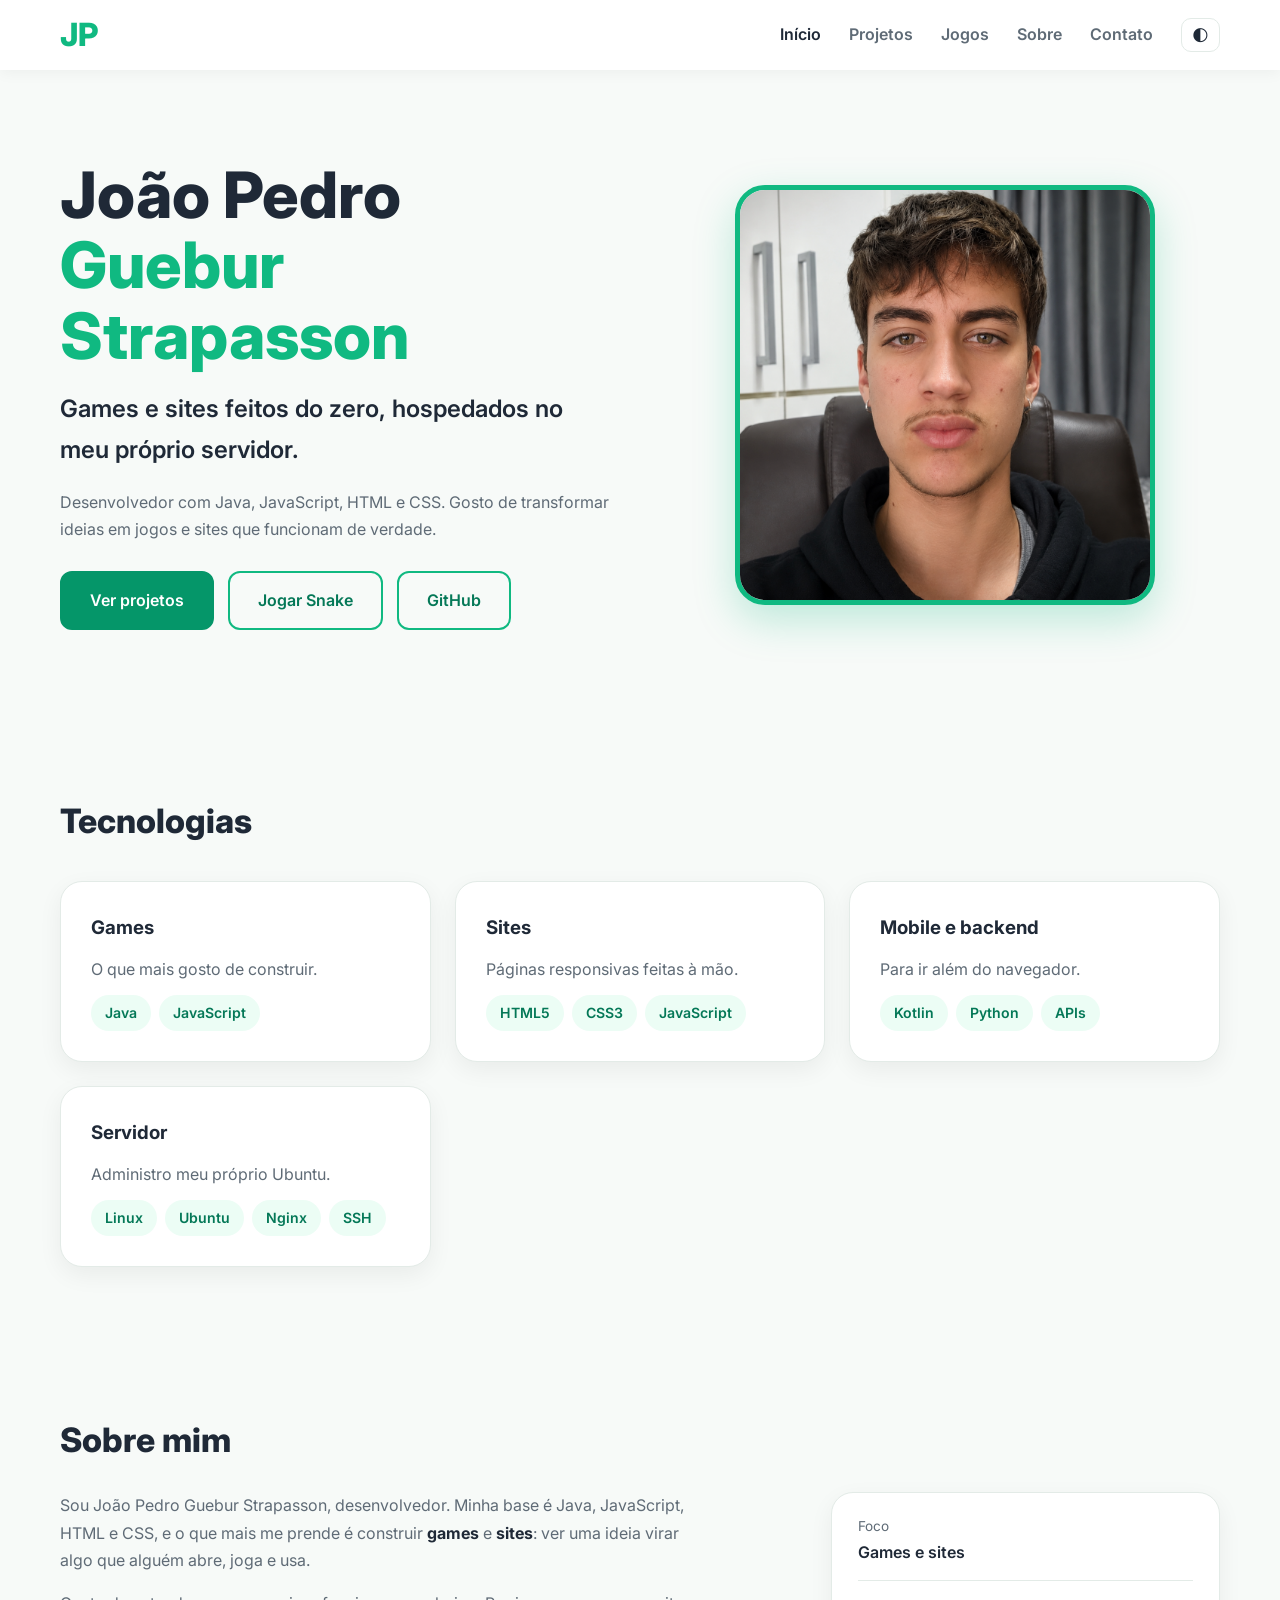
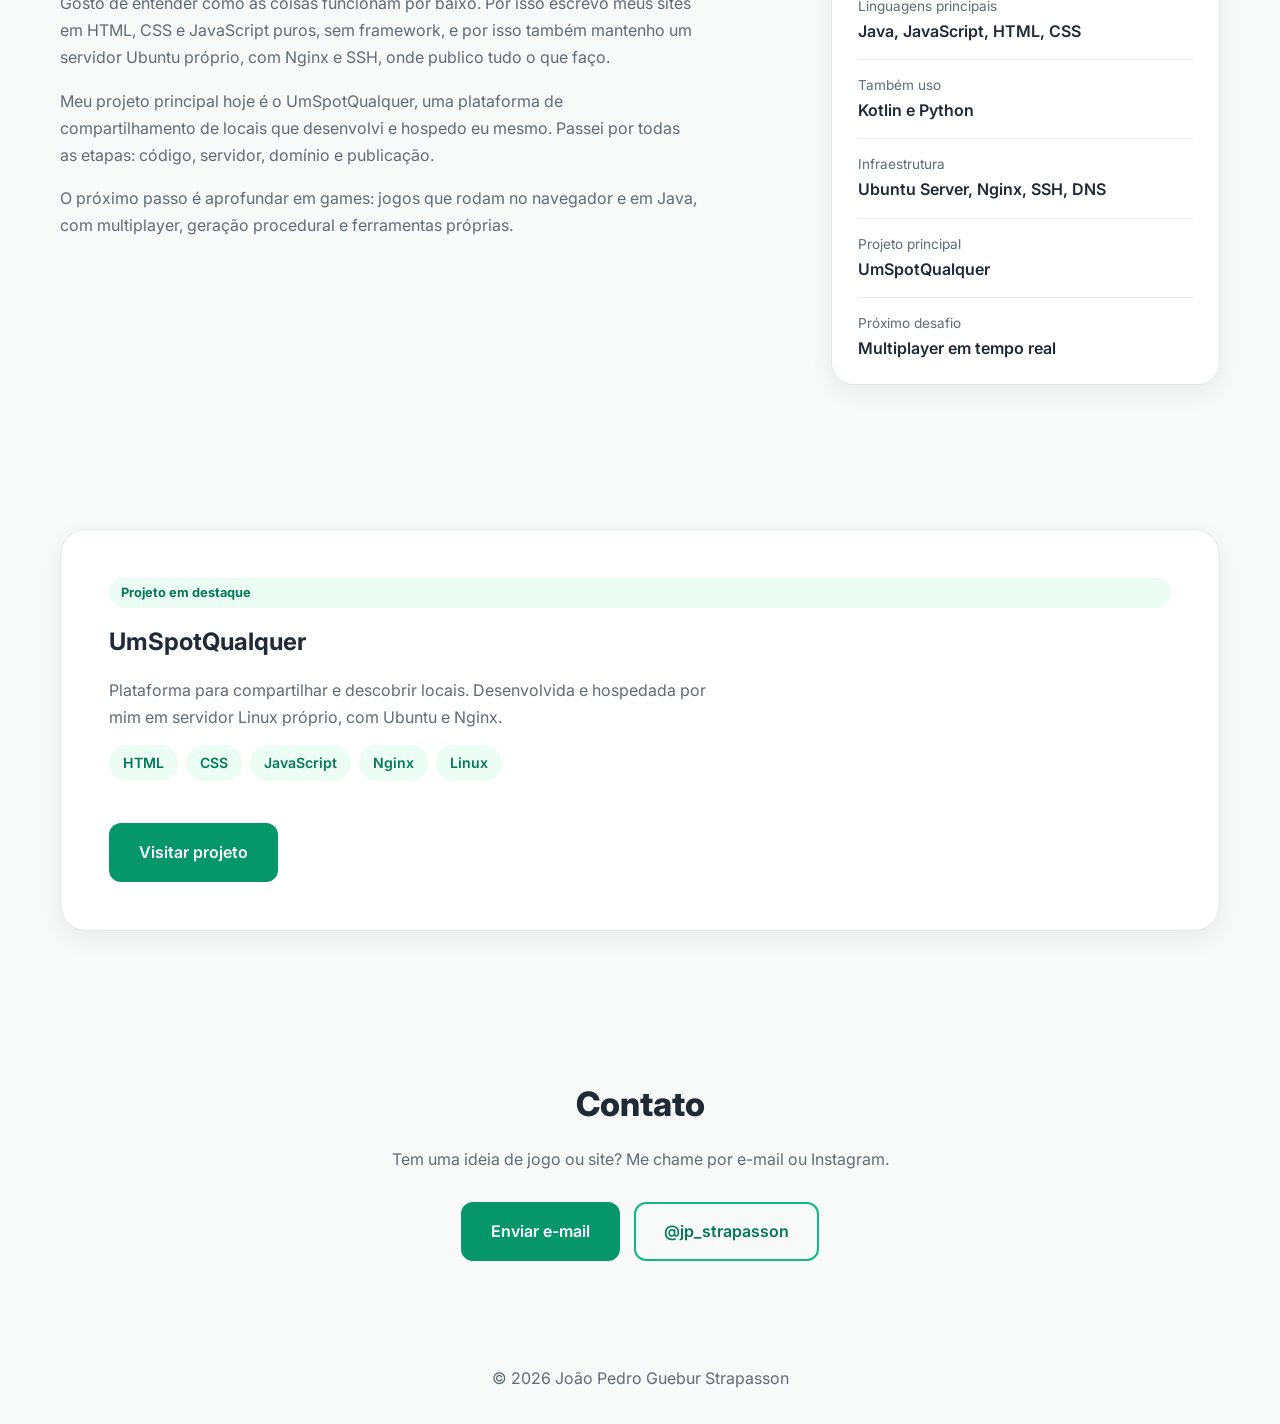
<file: index.html>
<!DOCTYPE html>
<html lang="pt-BR">
<head>
<meta charset="UTF-8">
<meta name="viewport" content="width=device-width, initial-scale=1.0">
<title>João Pedro Strapasson | Games e sites</title>
<meta name="description" content="Portfólio de João Pedro Guebur Strapasson: games, sites e servidor Linux próprio, com Java, JavaScript, HTML e CSS.">
<meta name="theme-color" content="#10b981">
<meta property="og:title" content="João Pedro Strapasson | Games e sites">
<meta property="og:description" content="Portfólio de João Pedro Guebur Strapasson: games, sites e servidor Linux próprio, com Java, JavaScript, HTML e CSS.">
<link rel="icon" href="data:image/svg+xml,%3Csvg xmlns='http://www.w3.org/2000/svg' viewBox='0 0 100 100'%3E%3Crect width='100' height='100' rx='22' fill='%2310b981'/%3E%3Ctext x='50' y='68' font-size='52' font-weight='800' text-anchor='middle' fill='white' font-family='sans-serif'%3EJP%3C/text%3E%3C/svg%3E">
<link rel="preconnect" href="https://fonts.googleapis.com">
<link rel="preconnect" href="https://fonts.gstatic.com" crossorigin>
<link href="https://fonts.googleapis.com/css2?family=Inter:wght@400;500;600;700;800&display=swap" rel="stylesheet">
<script>try{document.documentElement.dataset.theme=localStorage.getItem('theme')||(matchMedia('(prefers-color-scheme: dark)').matches?'dark':'light')}catch(e){}</script>
<link rel="stylesheet" href="style.css">
</head>
<body>

<header class="site-header">
  <div class="container nav-wrap">
    <a class="logo" href="index.html">JP</a>
    <button class="menu-btn" aria-label="Abrir menu" aria-expanded="false" aria-controls="menu">☰</button>
    <nav id="menu"><a href="index.html" aria-current="page">Início</a><a href="projetos.html">Projetos</a><a href="jogos.html">Jogos</a><a href="index.html#sobre">Sobre</a><a href="index.html#contato">Contato</a><button class="theme-btn" aria-label="Alternar tema claro e escuro">🌓</button></nav>
  </div>
</header>

<main>
<section class="hero">
  <div class="container hero-grid">
    <div>
      <h1>João Pedro <span>Guebur Strapasson</span></h1>
      <h2>Games e sites feitos do zero, hospedados no meu próprio servidor.</h2>
      <p>Desenvolvedor com Java, JavaScript, HTML e CSS. Gosto de transformar ideias em jogos e sites que funcionam de verdade.</p>
      <div class="actions">
        <a href="projetos.html" class="btn">Ver projetos</a>
        <a href="jogos.html" class="btn outline">Jogar Snake</a>
        <a href="https://github.com/dev-jpstr" target="_blank" rel="noopener" class="btn outline">GitHub</a>
      </div>
    </div>
    <div class="hero-photo"><img src="assets/profile.jpg" alt="Foto de João Pedro"></div>
  </div>
</section>

<section>
  <div class="container">
    <h2 class="title">Tecnologias</h2>
    <div class="grid">
      <div class="card"><h3>Games</h3><p>O que mais gosto de construir.</p><div class="chips"><span>Java</span><span>JavaScript</span></div></div>
      <div class="card"><h3>Sites</h3><p>Páginas responsivas feitas à mão.</p><div class="chips"><span>HTML5</span><span>CSS3</span><span>JavaScript</span></div></div>
      <div class="card"><h3>Mobile e backend</h3><p>Para ir além do navegador.</p><div class="chips"><span>Kotlin</span><span>Python</span><span>APIs</span></div></div>
      <div class="card"><h3>Servidor</h3><p>Administro meu próprio Ubuntu.</p><div class="chips"><span>Linux</span><span>Ubuntu</span><span>Nginx</span><span>SSH</span></div></div>
    </div>
  </div>
</section>

<section id="sobre">
  <div class="container">
    <h2 class="title">Sobre mim</h2>
    <div class="about-grid">
      <div class="about-text">
        <p>Sou João Pedro Guebur Strapasson, desenvolvedor. Minha base é Java, JavaScript, HTML e CSS, e o que mais me prende é construir <strong>games</strong> e <strong>sites</strong>: ver uma ideia virar algo que alguém abre, joga e usa.</p>
        <p>Gosto de entender como as coisas funcionam por baixo. Por isso escrevo meus sites em HTML, CSS e JavaScript puros, sem framework, e por isso também mantenho um servidor Ubuntu próprio, com Nginx e SSH, onde publico tudo o que faço.</p>
        <p>Meu projeto principal hoje é o UmSpotQualquer, uma plataforma de compartilhamento de locais que desenvolvi e hospedo eu mesmo. Passei por todas as etapas: código, servidor, domínio e publicação.</p>
        <p>O próximo passo é aprofundar em games: jogos que rodam no navegador e em Java, com multiplayer, geração procedural e ferramentas próprias.</p>
      </div>
      <dl class="facts">
        <div><dt>Foco</dt><dd>Games e sites</dd></div>
        <div><dt>Linguagens principais</dt><dd>Java, JavaScript, HTML, CSS</dd></div>
        <div><dt>Também uso</dt><dd>Kotlin e Python</dd></div>
        <div><dt>Infraestrutura</dt><dd>Ubuntu Server, Nginx, SSH, DNS</dd></div>
        <div><dt>Projeto principal</dt><dd>UmSpotQualquer</dd></div>
        <div><dt>Próximo desafio</dt><dd>Multiplayer em tempo real</dd></div>
      </dl>
    </div>
  </div>
</section>

<section>
  <div class="container">
    <div class="feature">
      <span class="badge">Projeto em destaque</span>
      <h2>UmSpotQualquer</h2>
      <p>Plataforma para compartilhar e descobrir locais. Desenvolvida e hospedada por mim em servidor Linux próprio, com Ubuntu e Nginx.</p>
      <div class="chips"><span>HTML</span><span>CSS</span><span>JavaScript</span><span>Nginx</span><span>Linux</span></div>
      <div class="actions"><a href="https://umspotqualquer.shop:4040" target="_blank" rel="noopener" class="btn">Visitar projeto</a></div>
    </div>
  </div>
</section>

<section id="contato" class="contact">
  <div class="container">
    <h2 class="title">Contato</h2>
    <p class="lead">Tem uma ideia de jogo ou site? Me chame por e-mail ou Instagram.</p>
    <div class="actions">
      <a href="mailto:jpstrapasson10@gmail.com" class="btn">Enviar e-mail</a>
      <a href="https://instagram.com/jp_strapasson" target="_blank" rel="noopener" class="btn outline">@jp_strapasson</a>
    </div>
  </div>
</section>
</main>

<footer><p>© 2026 João Pedro Guebur Strapasson</p></footer>
<script src="script.js"></script>
</body>
</html>
</file>
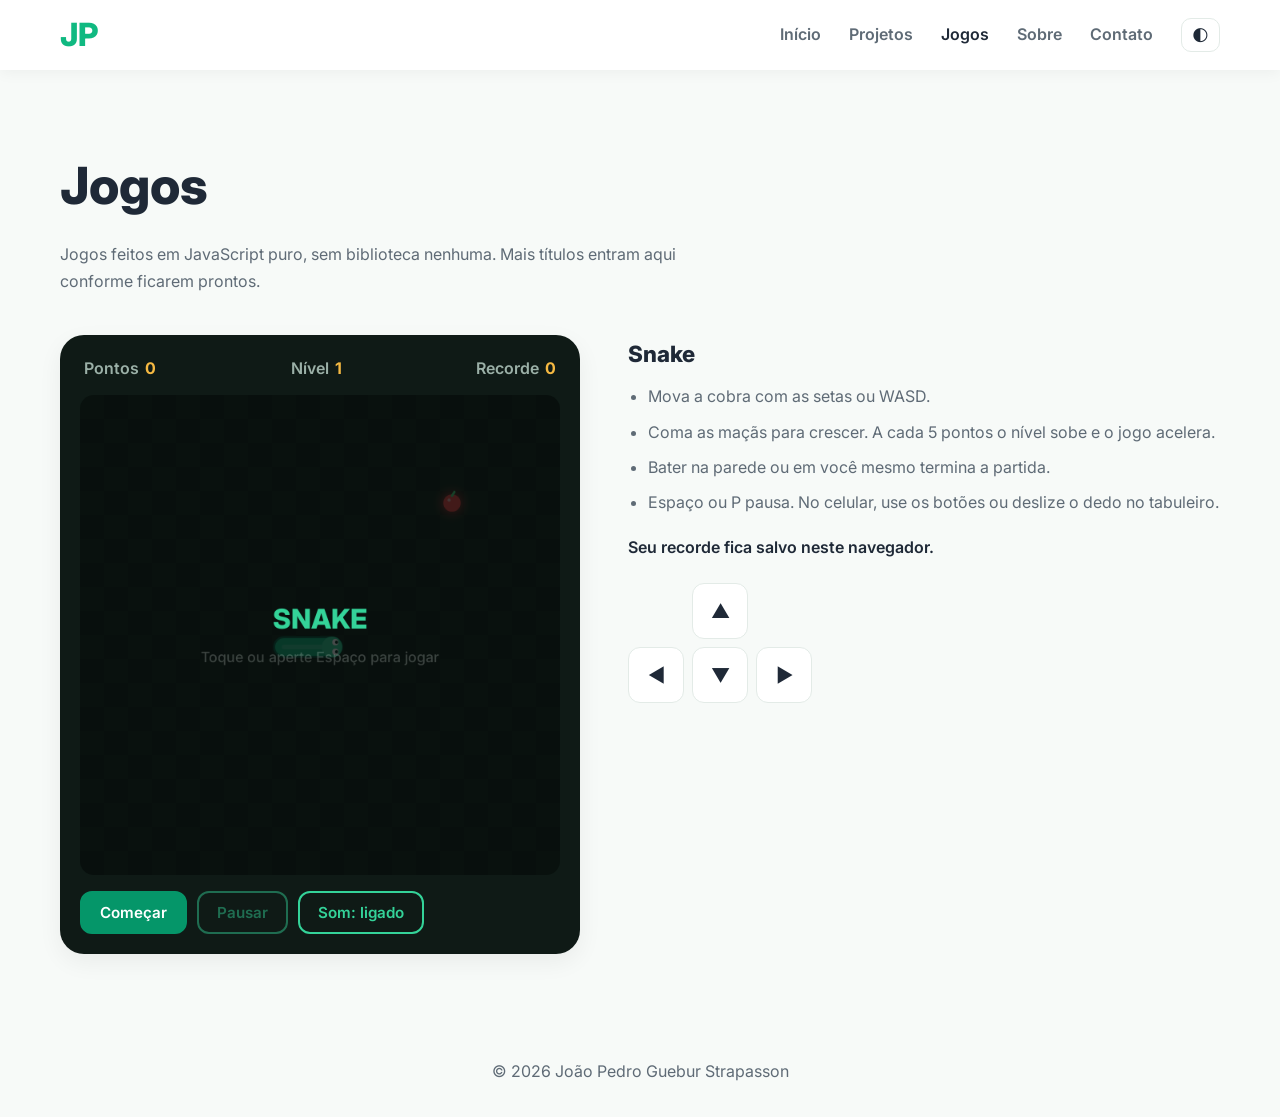
<file: jogos.html>
<!DOCTYPE html>
<html lang="pt-BR">
<head>
<meta charset="UTF-8">
<meta name="viewport" content="width=device-width, initial-scale=1.0">
<title>Jogos | João Pedro Strapasson</title>
<meta name="description" content="Jogue Snake, feito em JavaScript puro por João Pedro Strapasson.">
<meta name="theme-color" content="#10b981">
<meta property="og:title" content="Jogos | João Pedro Strapasson">
<meta property="og:description" content="Jogue Snake, feito em JavaScript puro por João Pedro Strapasson.">
<link rel="icon" href="data:image/svg+xml,%3Csvg xmlns='http://www.w3.org/2000/svg' viewBox='0 0 100 100'%3E%3Crect width='100' height='100' rx='22' fill='%2310b981'/%3E%3Ctext x='50' y='68' font-size='52' font-weight='800' text-anchor='middle' fill='white' font-family='sans-serif'%3EJP%3C/text%3E%3C/svg%3E">
<link rel="preconnect" href="https://fonts.googleapis.com">
<link rel="preconnect" href="https://fonts.gstatic.com" crossorigin>
<link href="https://fonts.googleapis.com/css2?family=Inter:wght@400;500;600;700;800&display=swap" rel="stylesheet">
<script>try{document.documentElement.dataset.theme=localStorage.getItem('theme')||(matchMedia('(prefers-color-scheme: dark)').matches?'dark':'light')}catch(e){}</script>
<link rel="stylesheet" href="style.css">
</head>
<body>

<header class="site-header">
  <div class="container nav-wrap">
    <a class="logo" href="index.html">JP</a>
    <button class="menu-btn" aria-label="Abrir menu" aria-expanded="false" aria-controls="menu">☰</button>
    <nav id="menu"><a href="index.html">Início</a><a href="projetos.html">Projetos</a><a href="jogos.html" aria-current="page">Jogos</a><a href="index.html#sobre">Sobre</a><a href="index.html#contato">Contato</a><button class="theme-btn" aria-label="Alternar tema claro e escuro">🌓</button></nav>
  </div>
</header>

<main>
<section class="page-hero">
  <div class="container">
    <h1>Jogos</h1>
    <p class="lead">Jogos feitos em JavaScript puro, sem biblioteca nenhuma. Mais títulos entram aqui conforme ficarem prontos.</p>
  </div>
</section>
<section style="padding-top:24px">
  <div class="container game-wrap">
    <div class="game-card">
      <div class="score-row">
        <span>Pontos<b id="score">0</b></span>
        <span>Nível<b id="level">1</b></span>
        <span>Recorde<b id="best">0</b></span>
      </div>
      <canvas id="snake" width="600" height="600" aria-label="Tabuleiro do jogo Snake"></canvas>
      <div class="game-actions">
        <button class="btn" id="start">Começar</button>
        <button class="btn outline" id="pause">Pausar</button>
        <button class="btn outline" id="sound">Som: ligado</button>
      </div>
    </div>
    <div class="how">
      <h2>Snake</h2>
      <ul>
        <li>Mova a cobra com as setas ou WASD.</li>
        <li>Coma as maçãs para crescer. A cada 5 pontos o nível sobe e o jogo acelera.</li>
        <li>Bater na parede ou em você mesmo termina a partida.</li>
        <li>Espaço ou P pausa. No celular, use os botões ou deslize o dedo no tabuleiro.</li>
      </ul>
      <p id="msg">Seu recorde fica salvo neste navegador.</p>
      <div class="dpad" aria-label="Controles">
        <button class="up" data-dir="up" aria-label="Cima">▲</button>
        <button class="left" data-dir="left" aria-label="Esquerda">◀</button>
        <button class="down" data-dir="down" aria-label="Baixo">▼</button>
        <button class="right" data-dir="right" aria-label="Direita">▶</button>
      </div>
    </div>
  </div>
</section>
</main>

<footer><p>© 2026 João Pedro Guebur Strapasson</p></footer>
<script src="script.js"></script>
<script>
(() => {
  const canvas = document.getElementById("snake");
  if (!canvas) return;
  const ctx = canvas.getContext("2d");
  const $ = (id) => document.getElementById(id);
  const scoreEl = $("score"), levelEl = $("level"), bestEl = $("best");
  const msg = $("msg"), startBtn = $("start"), pauseBtn = $("pause"), soundBtn = $("sound");

  const N = 20, W = canvas.width, S = W / N;
  const DIRS = { up: [0, -1], down: [0, 1], left: [-1, 0], right: [1, 0] };
  const FONT = "'Inter', system-ui, sans-serif";

  let snake, prev, dir, queue, food, score, level, tickMs;
  let state = "ready";           // ready | playing | paused | over
  let lastTick = 0, p = 1, pauseP = 1, shake = 0, flash = 0;
  let particles = [], soundOn = true, best = 0, audio;

  try { best = Number(localStorage.getItem("snakeBest")) || 0; } catch (e) {}
  bestEl.textContent = best;

  const rand = (n) => Math.floor(Math.random() * n);
  const px = (c) => (c + 0.5) * S;

  // ----- som -----
  function beep(freq, dur, type) {
    if (!soundOn) return;
    try {
      audio = audio || new (window.AudioContext || window.webkitAudioContext)();
      const o = audio.createOscillator(), g = audio.createGain();
      o.type = type || "square";
      o.frequency.value = freq;
      g.gain.setValueAtTime(0.05, audio.currentTime);
      g.gain.exponentialRampToValueAtTime(0.0001, audio.currentTime + dur);
      o.connect(g); g.connect(audio.destination);
      o.start(); o.stop(audio.currentTime + dur);
    } catch (e) {}
  }

  // ----- lógica -----
  function placeFood() {
    do { food = { x: rand(N), y: rand(N) }; }
    while (snake.some((s) => s.x === food.x && s.y === food.y));
  }

  function reset() {
    snake = [{ x: 10, y: 10 }, { x: 9, y: 10 }, { x: 8, y: 10 }];
    prev = snake.map((s) => ({ ...s }));
    dir = DIRS.right;
    queue = [];
    score = 0; level = 1; tickMs = 150; p = 1;
    particles = [];
    scoreEl.textContent = 0; levelEl.textContent = 1;
    placeFood();
  }

  function turn(name) {
    const d = DIRS[name];
    if (!d || state !== "playing") return;
    const last = queue.length ? queue[queue.length - 1] : dir;
    if ((d[0] === -last[0] && d[1] === -last[1]) || (d[0] === last[0] && d[1] === last[1])) return;
    if (queue.length < 2) queue.push(d);
  }

  function burst(x, y, color) {
    for (let i = 0; i < 14; i++) {
      const a = Math.random() * Math.PI * 2, v = 1 + Math.random() * 3;
      particles.push({ x: px(x), y: px(y), vx: Math.cos(a) * v, vy: Math.sin(a) * v, life: 1, color });
    }
  }

  function step() {
    if (queue.length) dir = queue.shift();
    const head = { x: snake[0].x + dir[0], y: snake[0].y + dir[1] };
    const hitWall = head.x < 0 || head.y < 0 || head.x >= N || head.y >= N;
    if (hitWall || snake.some((s) => s.x === head.x && s.y === head.y)) return die();

    prev = snake.map((s) => ({ ...s }));
    snake.unshift(head);
    if (head.x === food.x && head.y === food.y) {
      score++;
      level = 1 + Math.floor(score / 5);
      tickMs = Math.max(70, 150 - (level - 1) * 10);
      scoreEl.textContent = score; levelEl.textContent = level;
      burst(food.x, food.y, "#f87171");
      beep(660, 0.08); setTimeout(() => beep(880, 0.1), 70);
      placeFood();
    } else {
      snake.pop();
    }
  }

  function die() {
    state = "over"; p = 1; shake = 14; flash = 1;
    beep(180, 0.35, "sawtooth");
    startBtn.textContent = "Jogar de novo";
    pauseBtn.disabled = true;
    if (score > best) {
      best = score; bestEl.textContent = best;
      try { localStorage.setItem("snakeBest", best); } catch (e) {}
      msg.textContent = "Novo recorde: " + score + " pontos!";
    } else {
      msg.textContent = "Fim de jogo com " + score + " pontos.";
    }
  }

  function start() {
    reset();
    state = "playing";
    lastTick = performance.now();
    startBtn.textContent = "Reiniciar";
    pauseBtn.disabled = false; pauseBtn.textContent = "Pausar";
    msg.textContent = "Boa sorte!";
  }

  function togglePause() {
    if (state === "playing") {
      state = "paused"; pauseP = p; pauseBtn.textContent = "Continuar";
    } else if (state === "paused") {
      state = "playing"; lastTick = performance.now() - pauseP * tickMs; pauseBtn.textContent = "Pausar";
    }
  }

  // ----- desenho -----
  function overlay(title, size, sub, t) {
    ctx.fillStyle = "rgba(6,12,10,.74)";
    ctx.fillRect(0, 0, W, W);
    ctx.textAlign = "center";
    ctx.fillStyle = "#34d399";
    ctx.font = "800 " + size + "px " + FONT;
    ctx.fillText(title, W / 2, W / 2 - 8);
    ctx.globalAlpha = 0.6 + 0.4 * Math.sin(t / 300);
    ctx.fillStyle = "#e6f0eb";
    ctx.font = "500 18px " + FONT;
    ctx.fillText(sub, W / 2, W / 2 + 34);
    ctx.globalAlpha = 1;
  }

  function drawFood(t) {
    const k = 1 + 0.08 * Math.sin(t / 180), cx = px(food.x), cy = px(food.y);
    ctx.save();
    ctx.shadowColor = "#ef4444"; ctx.shadowBlur = 16;
    ctx.fillStyle = "#ef4444";
    ctx.beginPath(); ctx.arc(cx, cy, S * 0.34 * k, 0, Math.PI * 2); ctx.fill();
    ctx.restore();
    ctx.fillStyle = "rgba(255,255,255,.55)";
    ctx.beginPath(); ctx.arc(cx - S * 0.12, cy - S * 0.12, S * 0.07, 0, Math.PI * 2); ctx.fill();
    ctx.strokeStyle = "#4ade80"; ctx.lineWidth = 3; ctx.lineCap = "round";
    ctx.beginPath(); ctx.moveTo(cx, cy - S * 0.3); ctx.lineTo(cx + S * 0.1, cy - S * 0.46); ctx.stroke();
  }

  function drawSnake() {
    const pts = snake.map((s, i) => {
      const a = prev[i] || prev[prev.length - 1] || s;
      return { x: px(a.x + (s.x - a.x) * p), y: px(a.y + (s.y - a.y) * p) };
    });
    ctx.lineCap = "round"; ctx.lineJoin = "round";
    const path = () => {
      ctx.beginPath(); ctx.moveTo(pts[0].x, pts[0].y);
      for (let i = 1; i < pts.length; i++) ctx.lineTo(pts[i].x, pts[i].y);
    };
    path(); ctx.strokeStyle = "#065f46"; ctx.lineWidth = S * 0.9; ctx.stroke();
    path(); ctx.strokeStyle = "#10b981"; ctx.lineWidth = S * 0.74; ctx.stroke();
    path(); ctx.strokeStyle = "rgba(255,255,255,.16)"; ctx.lineWidth = S * 0.2; ctx.stroke();

    // cabeça com olhos
    const h = pts[0], f = dir, side = [-f[1], f[0]];
    ctx.fillStyle = "#34d399";
    ctx.beginPath(); ctx.arc(h.x, h.y, S * 0.43, 0, Math.PI * 2); ctx.fill();
    for (const sgn of [-1, 1]) {
      const ex = h.x + f[0] * S * 0.14 + side[0] * S * 0.2 * sgn;
      const ey = h.y + f[1] * S * 0.14 + side[1] * S * 0.2 * sgn;
      ctx.fillStyle = "#fff"; ctx.beginPath(); ctx.arc(ex, ey, S * 0.13, 0, Math.PI * 2); ctx.fill();
      ctx.fillStyle = "#052e22"; ctx.beginPath(); ctx.arc(ex + f[0] * S * 0.05, ey + f[1] * S * 0.05, S * 0.065, 0, Math.PI * 2); ctx.fill();
    }
  }

  function drawParticles() {
    particles = particles.filter((q) => q.life > 0);
    for (const q of particles) {
      q.x += q.vx; q.y += q.vy; q.vy += 0.08; q.life -= 0.04;
      ctx.globalAlpha = Math.max(q.life, 0);
      ctx.fillStyle = q.color;
      ctx.fillRect(q.x - 3, q.y - 3, 6, 6);
    }
    ctx.globalAlpha = 1;
  }

  function render(t) {
    if (state === "playing") {
      if (t - lastTick >= tickMs) { step(); lastTick = t; }
      if (state === "playing") p = Math.min((t - lastTick) / tickMs, 1);
    }

    ctx.save();
    if (shake > 0) {
      ctx.translate((Math.random() - 0.5) * shake, (Math.random() - 0.5) * shake);
      shake *= 0.86; if (shake < 0.5) shake = 0;
    }
    for (let y = 0; y < N; y++)
      for (let x = 0; x < N; x++) {
        ctx.fillStyle = (x + y) % 2 ? "#0f1d17" : "#12241c";
        ctx.fillRect(x * S, y * S, S, S);
      }
    drawFood(t);
    drawSnake();
    drawParticles();
    if (flash > 0) {
      ctx.fillStyle = "rgba(239,68,68," + flash * 0.35 + ")";
      ctx.fillRect(0, 0, W, W);
      flash -= 0.05;
    }
    ctx.restore();

    if (state === "ready") overlay("SNAKE", 34, "Toque ou aperte Espaço para jogar", t);
    else if (state === "paused") overlay("PAUSADO", 26, "Aperte P ou Espaço para continuar", t);
    else if (state === "over") overlay("FIM DE JOGO", 24, score + " pontos. Aperte Espaço para tentar de novo", t);

    requestAnimationFrame(render);
  }

  // ----- controles -----
  const keys = {
    ArrowUp: "up", ArrowDown: "down", ArrowLeft: "left", ArrowRight: "right",
    w: "up", s: "down", a: "left", d: "right",
  };
  window.addEventListener("keydown", (e) => {
    const k = e.key.length === 1 ? e.key.toLowerCase() : e.key;
    const onButton = e.target && e.target.tagName === "BUTTON";
    if (keys[k]) { if (state === "playing") e.preventDefault(); turn(keys[k]); return; }
    if (onButton) return;
    if (k === " " || k === "Enter") {
      e.preventDefault();
      if (state === "ready" || state === "over") start();
      else if (k === " ") togglePause();
    } else if (k === "p") togglePause();
  });

  document.querySelectorAll(".dpad button").forEach((b) =>
    b.addEventListener("click", () => turn(b.dataset.dir))
  );

  canvas.addEventListener("click", () => {
    if (state === "ready" || state === "over") start();
    else if (state === "paused") togglePause();
  });

  let tx, ty;
  canvas.addEventListener("touchstart", (e) => {
    tx = e.touches[0].clientX; ty = e.touches[0].clientY;
  }, { passive: true });
  canvas.addEventListener("touchend", (e) => {
    const dx = e.changedTouches[0].clientX - tx, dy = e.changedTouches[0].clientY - ty;
    if (Math.max(Math.abs(dx), Math.abs(dy)) < 24) return;
    if (Math.abs(dx) > Math.abs(dy)) turn(dx > 0 ? "right" : "left");
    else turn(dy > 0 ? "down" : "up");
  }, { passive: true });

  startBtn.addEventListener("click", start);
  pauseBtn.addEventListener("click", togglePause);
  soundBtn.addEventListener("click", () => {
    soundOn = !soundOn;
    soundBtn.textContent = "Som: " + (soundOn ? "ligado" : "desligado");
  });

  reset();
  pauseBtn.disabled = true;
  requestAnimationFrame(render);
})();
</script>
</body>
</html>
</file>
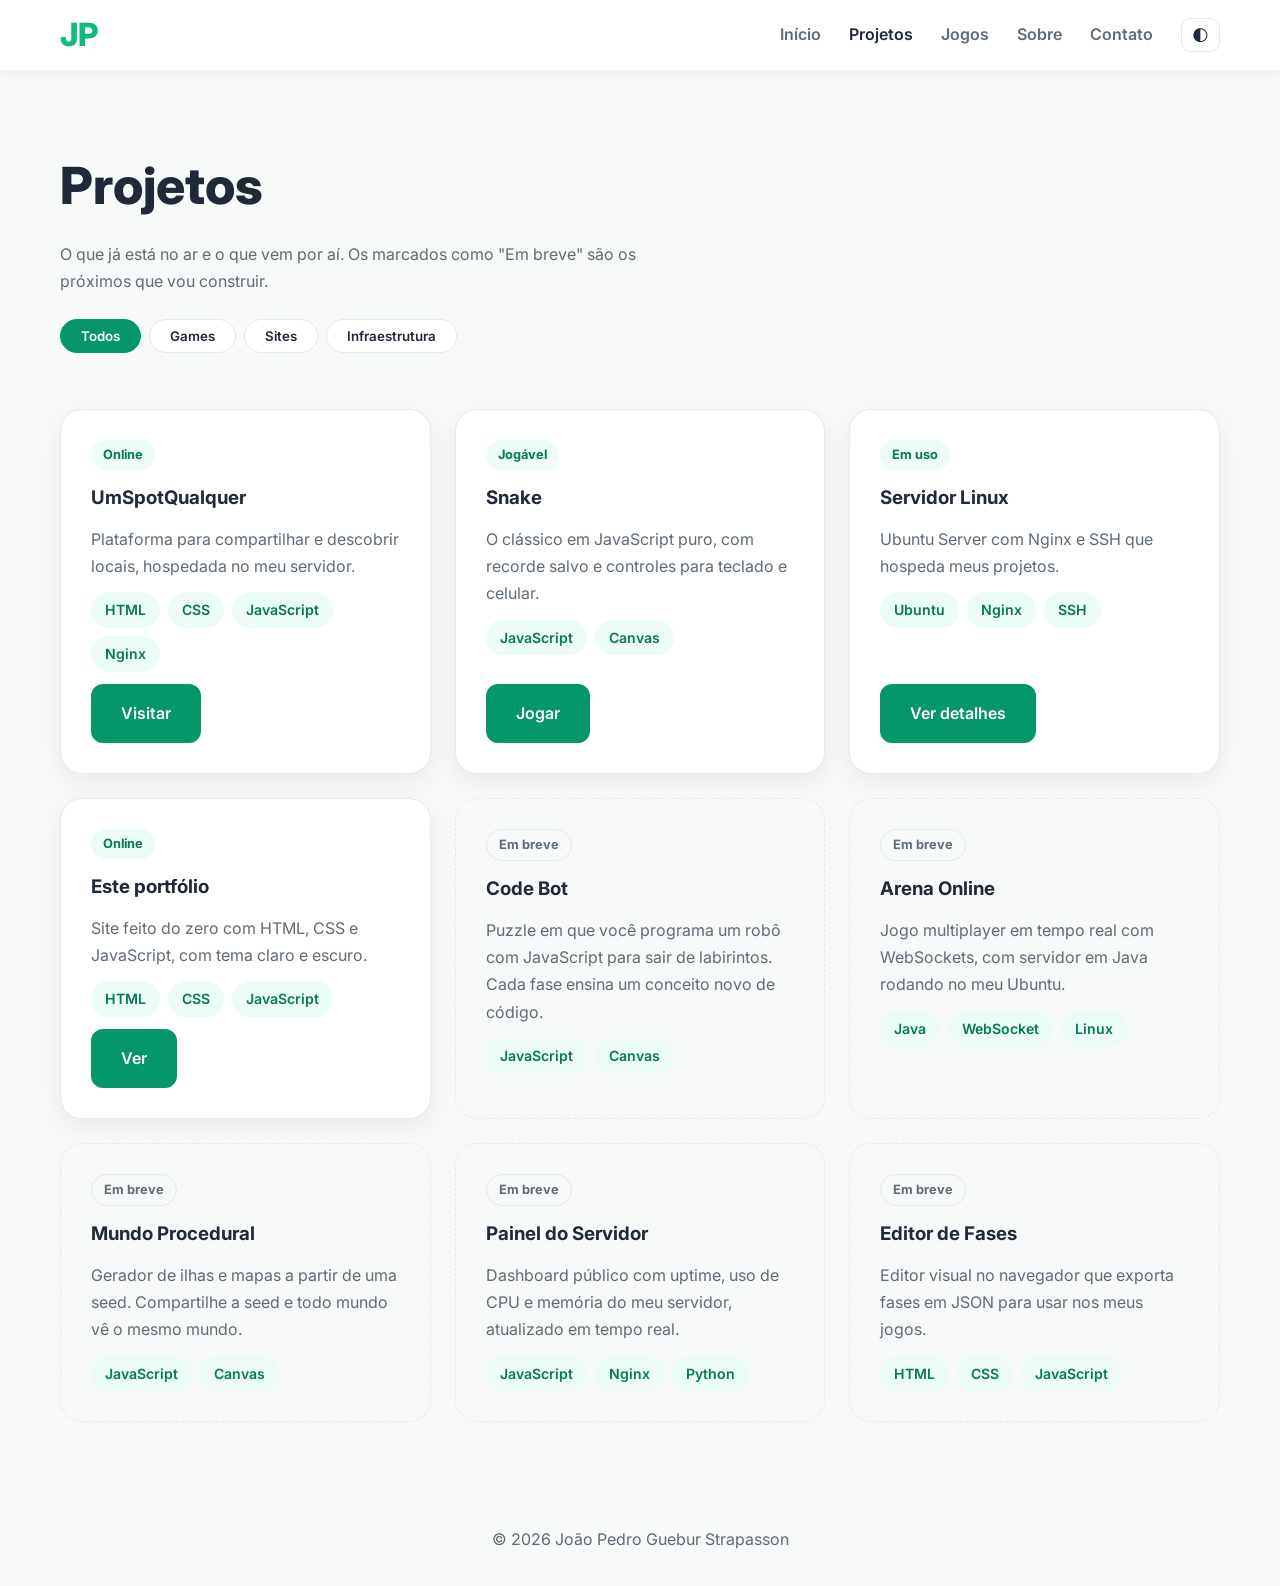
<file: projetos.html>
<!DOCTYPE html>
<html lang="pt-BR">
<head>
<meta charset="UTF-8">
<meta name="viewport" content="width=device-width, initial-scale=1.0">
<title>Projetos | João Pedro Strapasson</title>
<meta name="description" content="Games, sites e infraestrutura Linux feitos por João Pedro Strapasson.">
<meta name="theme-color" content="#10b981">
<meta property="og:title" content="Projetos | João Pedro Strapasson">
<meta property="og:description" content="Games, sites e infraestrutura Linux feitos por João Pedro Strapasson.">
<link rel="icon" href="data:image/svg+xml,%3Csvg xmlns='http://www.w3.org/2000/svg' viewBox='0 0 100 100'%3E%3Crect width='100' height='100' rx='22' fill='%2310b981'/%3E%3Ctext x='50' y='68' font-size='52' font-weight='800' text-anchor='middle' fill='white' font-family='sans-serif'%3EJP%3C/text%3E%3C/svg%3E">
<link rel="preconnect" href="https://fonts.googleapis.com">
<link rel="preconnect" href="https://fonts.gstatic.com" crossorigin>
<link href="https://fonts.googleapis.com/css2?family=Inter:wght@400;500;600;700;800&display=swap" rel="stylesheet">
<script>try{document.documentElement.dataset.theme=localStorage.getItem('theme')||(matchMedia('(prefers-color-scheme: dark)').matches?'dark':'light')}catch(e){}</script>
<link rel="stylesheet" href="style.css">
</head>
<body>

<header class="site-header">
  <div class="container nav-wrap">
    <a class="logo" href="index.html">JP</a>
    <button class="menu-btn" aria-label="Abrir menu" aria-expanded="false" aria-controls="menu">☰</button>
    <nav id="menu"><a href="index.html">Início</a><a href="projetos.html" aria-current="page">Projetos</a><a href="jogos.html">Jogos</a><a href="index.html#sobre">Sobre</a><a href="index.html#contato">Contato</a><button class="theme-btn" aria-label="Alternar tema claro e escuro">🌓</button></nav>
  </div>
</header>

<main>
<section class="page-hero">
  <div class="container">
    <h1>Projetos</h1>
    <p class="lead">O que já está no ar e o que vem por aí. Os marcados como "Em breve" são os próximos que vou construir.</p>
    <div class="filters" role="group" aria-label="Filtrar projetos">
      <button data-filter="todos" aria-pressed="true">Todos</button>
      <button data-filter="games" aria-pressed="false">Games</button>
      <button data-filter="sites" aria-pressed="false">Sites</button>
      <button data-filter="infra" aria-pressed="false">Infraestrutura</button>
    </div>
  </div>
</section>
<section style="padding-top:8px">
  <div class="container">
    <div class="grid">
      <article class="card" data-cat="sites infra">
        <span class="badge">Online</span>
        <h3>UmSpotQualquer</h3>
        <p>Plataforma para compartilhar e descobrir locais, hospedada no meu servidor.</p>
        <div class="chips"><span>HTML</span><span>CSS</span><span>JavaScript</span><span>Nginx</span></div>
        <a href="https://umspotqualquer.shop:4040" target="_blank" rel="noopener" class="btn">Visitar</a>
      </article>
      <article class="card" data-cat="games">
        <span class="badge">Jogável</span>
        <h3>Snake</h3>
        <p>O clássico em JavaScript puro, com recorde salvo e controles para teclado e celular.</p>
        <div class="chips"><span>JavaScript</span><span>Canvas</span></div>
        <a href="jogos.html" class="btn">Jogar</a>
      </article>
      <article class="card" data-cat="infra">
        <span class="badge">Em uso</span>
        <h3>Servidor Linux</h3>
        <p>Ubuntu Server com Nginx e SSH que hospeda meus projetos.</p>
        <div class="chips"><span>Ubuntu</span><span>Nginx</span><span>SSH</span></div>
        <a href="projetos/servidor-linux.html" class="btn">Ver detalhes</a>
      </article>
      <article class="card" data-cat="sites">
        <span class="badge">Online</span>
        <h3>Este portfólio</h3>
        <p>Site feito do zero com HTML, CSS e JavaScript, com tema claro e escuro.</p>
        <div class="chips"><span>HTML</span><span>CSS</span><span>JavaScript</span></div>
        <a href="index.html" class="btn">Ver</a>
      </article>
      <article class="card planned" data-cat="games sites">
        <span class="badge soon">Em breve</span>
        <h3>Code Bot</h3>
        <p>Puzzle em que você programa um robô com JavaScript para sair de labirintos. Cada fase ensina um conceito novo de código.</p>
        <div class="chips"><span>JavaScript</span><span>Canvas</span></div>
        
      </article>
      <article class="card planned" data-cat="games infra">
        <span class="badge soon">Em breve</span>
        <h3>Arena Online</h3>
        <p>Jogo multiplayer em tempo real com WebSockets, com servidor em Java rodando no meu Ubuntu.</p>
        <div class="chips"><span>Java</span><span>WebSocket</span><span>Linux</span></div>
        
      </article>
      <article class="card planned" data-cat="games">
        <span class="badge soon">Em breve</span>
        <h3>Mundo Procedural</h3>
        <p>Gerador de ilhas e mapas a partir de uma seed. Compartilhe a seed e todo mundo vê o mesmo mundo.</p>
        <div class="chips"><span>JavaScript</span><span>Canvas</span></div>
        
      </article>
      <article class="card planned" data-cat="infra sites">
        <span class="badge soon">Em breve</span>
        <h3>Painel do Servidor</h3>
        <p>Dashboard público com uptime, uso de CPU e memória do meu servidor, atualizado em tempo real.</p>
        <div class="chips"><span>JavaScript</span><span>Nginx</span><span>Python</span></div>
        
      </article>
      <article class="card planned" data-cat="games sites">
        <span class="badge soon">Em breve</span>
        <h3>Editor de Fases</h3>
        <p>Editor visual no navegador que exporta fases em JSON para usar nos meus jogos.</p>
        <div class="chips"><span>HTML</span><span>CSS</span><span>JavaScript</span></div>
        
      </article>
    </div>
  </div>
</section>
</main>

<footer><p>© 2026 João Pedro Guebur Strapasson</p></footer>
<script src="script.js"></script>
</body>
</html>
</file>
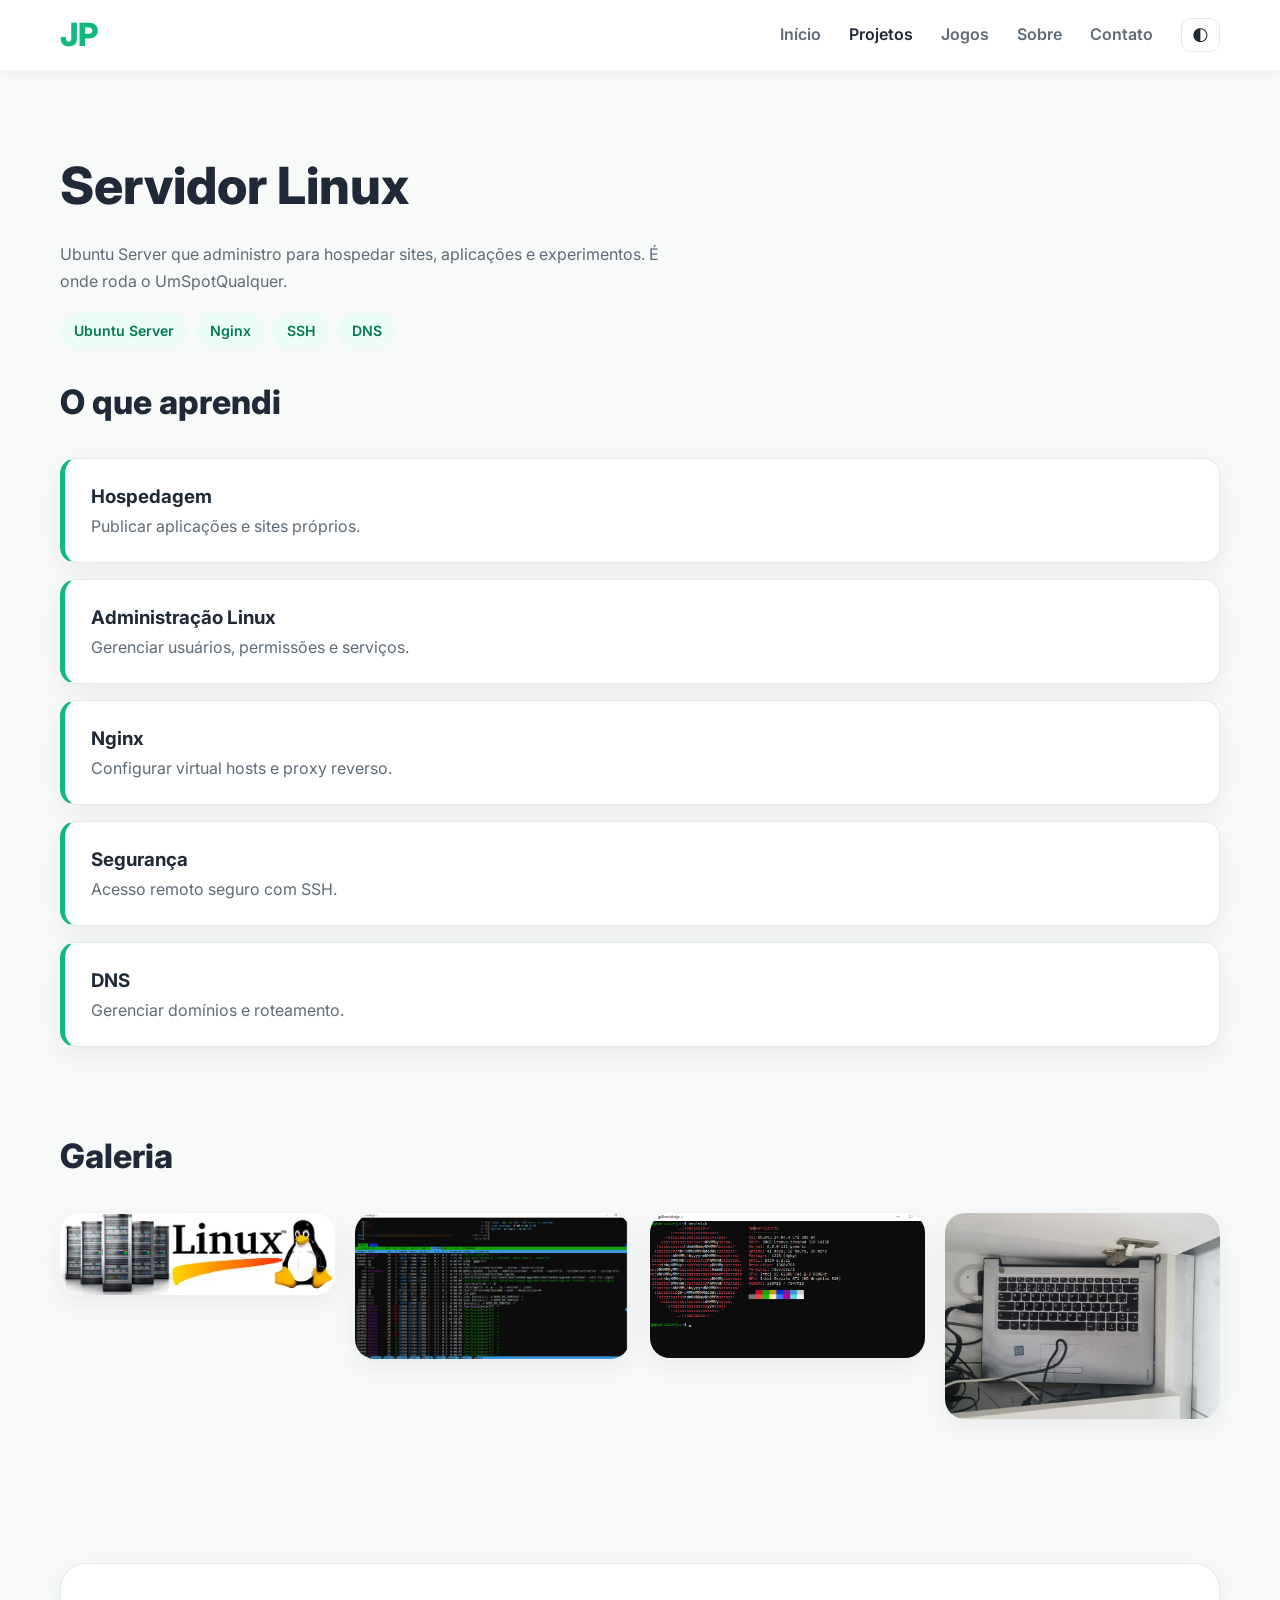
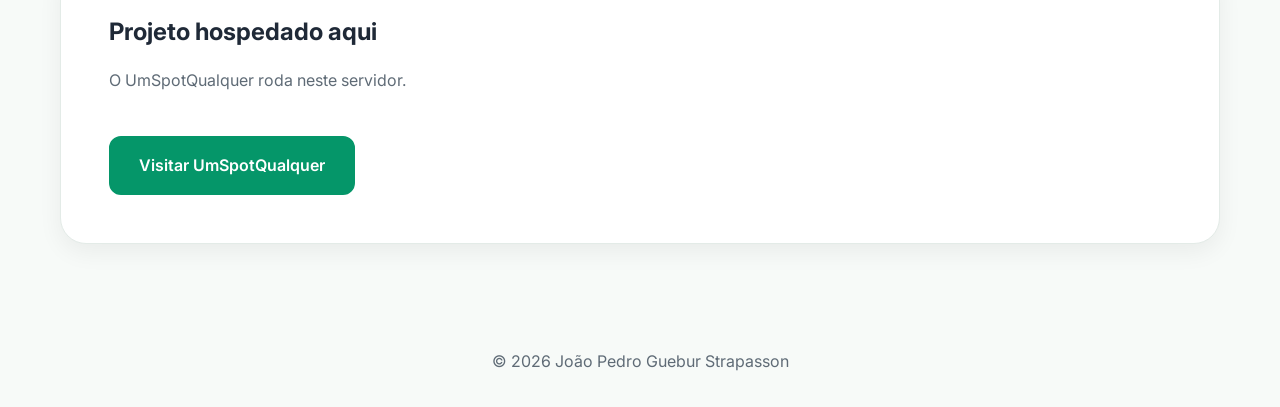
<file: projetos/servidor-linux.html>
<!DOCTYPE html>
<html lang="pt-BR">
<head>
<meta charset="UTF-8">
<meta name="viewport" content="width=device-width, initial-scale=1.0">
<title>Servidor Linux | João Pedro Strapasson</title>
<meta name="description" content="Servidor Ubuntu com Nginx e SSH administrado por João Pedro Strapasson para hospedar projetos próprios.">
<meta name="theme-color" content="#10b981">
<meta property="og:title" content="Servidor Linux | João Pedro Strapasson">
<meta property="og:description" content="Servidor Ubuntu com Nginx e SSH administrado por João Pedro Strapasson para hospedar projetos próprios.">
<link rel="icon" href="data:image/svg+xml,%3Csvg xmlns='http://www.w3.org/2000/svg' viewBox='0 0 100 100'%3E%3Crect width='100' height='100' rx='22' fill='%2310b981'/%3E%3Ctext x='50' y='68' font-size='52' font-weight='800' text-anchor='middle' fill='white' font-family='sans-serif'%3EJP%3C/text%3E%3C/svg%3E">
<link rel="preconnect" href="https://fonts.googleapis.com">
<link rel="preconnect" href="https://fonts.gstatic.com" crossorigin>
<link href="https://fonts.googleapis.com/css2?family=Inter:wght@400;500;600;700;800&display=swap" rel="stylesheet">
<script>try{document.documentElement.dataset.theme=localStorage.getItem('theme')||(matchMedia('(prefers-color-scheme: dark)').matches?'dark':'light')}catch(e){}</script>
<link rel="stylesheet" href="../style.css">
</head>
<body>

<header class="site-header">
  <div class="container nav-wrap">
    <a class="logo" href="../index.html">JP</a>
    <button class="menu-btn" aria-label="Abrir menu" aria-expanded="false" aria-controls="menu">☰</button>
    <nav id="menu"><a href="../index.html">Início</a><a href="../projetos.html" aria-current="page">Projetos</a><a href="../jogos.html">Jogos</a><a href="../index.html#sobre">Sobre</a><a href="../index.html#contato">Contato</a><button class="theme-btn" aria-label="Alternar tema claro e escuro">🌓</button></nav>
  </div>
</header>

<main>
<section class="page-hero">
  <div class="container">
    <h1>Servidor Linux</h1>
    <p class="lead">Ubuntu Server que administro para hospedar sites, aplicações e experimentos. É onde roda o UmSpotQualquer.</p>
    <div class="chips" style="margin-top:18px"><span>Ubuntu Server</span><span>Nginx</span><span>SSH</span><span>DNS</span></div>
  </div>
</section>
<section style="padding-top:8px">
  <div class="container">
    <h2 class="title">O que aprendi</h2>
    <div class="steps">
      <div class="step"><h3>Hospedagem</h3><p>Publicar aplicações e sites próprios.</p></div>
      <div class="step"><h3>Administração Linux</h3><p>Gerenciar usuários, permissões e serviços.</p></div>
      <div class="step"><h3>Nginx</h3><p>Configurar virtual hosts e proxy reverso.</p></div>
      <div class="step"><h3>Segurança</h3><p>Acesso remoto seguro com SSH.</p></div>
      <div class="step"><h3>DNS</h3><p>Gerenciar domínios e roteamento.</p></div>
    </div>
  </div>
</section>
<section style="padding-top:8px">
  <div class="container">
    <h2 class="title">Galeria</h2>
    <div class="gallery">
      <img src="../assets/server-banner.jpg" alt="Servidor" loading="lazy" onerror="this.remove()">
      <img src="../assets/server-dashboard.jpg" alt="Painel do servidor" loading="lazy" onerror="this.remove()">
      <img src="../assets/terminal-ubuntu.jpg" alt="Terminal do Ubuntu" loading="lazy" onerror="this.remove()">
      <img src="../assets/nginx-config.jpg" alt="Configuração do Nginx" loading="lazy" onerror="this.remove()">
    </div>
  </div>
</section>
<section>
  <div class="container">
    <div class="feature">
      <h2>Projeto hospedado aqui</h2>
      <p>O UmSpotQualquer roda neste servidor.</p>
      <div class="actions"><a href="https://umspotqualquer.shop:4040" target="_blank" rel="noopener" class="btn">Visitar UmSpotQualquer</a></div>
    </div>
  </div>
</section>
</main>

<footer><p>© 2026 João Pedro Guebur Strapasson</p></footer>
<script src="../script.js"></script>
</body>
</html>
</file>
<file: style.css>
/* ===== Tokens ===== */
:root{
  --bg:#f7faf8; --surface:#ffffff; --soft:#ecfdf5;
  --text:#1f2937; --muted:#5f6b76; --border:#e3ebe7;
  --accent:#10b981; --accent-text:#047857;
  --btn:#059669; --btn-ink:#ffffff;
  --shadow:0 8px 25px rgba(0,0,0,.06);
}
[data-theme="dark"]{
  --bg:#0f1714; --surface:#16211d; --soft:#173027;
  --text:#e8efec; --muted:#9aaba4; --border:#24332d;
  --accent:#34d399; --accent-text:#6ee7b7;
  --btn:#34d399; --btn-ink:#06261b;
  --shadow:0 8px 25px rgba(0,0,0,.35);
}

/* ===== Base ===== */
*{margin:0;padding:0;box-sizing:border-box;font-family:'Inter',system-ui,sans-serif}
html{scroll-behavior:smooth}
body{background:var(--bg);color:var(--text);line-height:1.7;min-height:100vh}
img{max-width:100%;display:block}
a{color:inherit}
:focus-visible{outline:3px solid var(--accent);outline-offset:3px}
.container{max-width:1200px;margin:auto;padding:0 20px}
section{padding:72px 0}
.title{font-size:clamp(1.6rem,3vw,2.1rem);font-weight:800;margin-bottom:14px}
.lead{color:var(--muted);max-width:62ch}
.hidden{display:none !important}

/* ===== Cabeçalho ===== */
.site-header{position:sticky;top:0;z-index:50;background:var(--surface);box-shadow:0 2px 15px rgba(0,0,0,.05)}
.nav-wrap{display:flex;justify-content:space-between;align-items:center;padding-top:18px;padding-bottom:18px}
.logo{font-size:2rem;font-weight:800;color:var(--accent);text-decoration:none;line-height:1}
nav{display:flex;align-items:center;gap:28px}
nav a{text-decoration:none;color:var(--muted);font-weight:600}
nav a:hover,nav a[aria-current="page"]{color:var(--text)}
.theme-btn,.menu-btn{background:none;border:1px solid var(--border);border-radius:10px;padding:6px 10px;cursor:pointer;color:var(--text);font-size:1rem}
.menu-btn{display:none}
@media(max-width:760px){
  .menu-btn{display:block}
  nav{display:none;position:absolute;top:100%;left:0;right:0;flex-direction:column;align-items:flex-start;gap:16px;padding:20px;background:var(--surface);box-shadow:0 12px 20px rgba(0,0,0,.06)}
  nav.open{display:flex}
}

/* ===== Botões ===== */
.btn{display:inline-block;background:var(--btn);color:var(--btn-ink);padding:14px 28px;border-radius:12px;font-weight:600;text-decoration:none;border:2px solid var(--btn);cursor:pointer;font-size:1rem;transition:transform .2s,box-shadow .2s}
.btn:hover{transform:translateY(-2px);box-shadow:0 10px 25px rgba(16,185,129,.25)}
.btn.outline{background:transparent;color:var(--accent-text);border-color:var(--accent)}
.btn:disabled{opacity:.45;cursor:not-allowed;transform:none;box-shadow:none}
.actions{display:flex;gap:14px;flex-wrap:wrap;margin-top:28px}
.chips{display:flex;flex-wrap:wrap;gap:8px}
.chips span{background:var(--soft);color:var(--accent-text);padding:6px 14px;border-radius:999px;font-size:.88rem;font-weight:600}

/* ===== Hero ===== */
.hero{padding:90px 0}
.hero-grid{display:grid;grid-template-columns:1fr 1fr;gap:60px;align-items:center}
.hero h1{font-size:clamp(2.6rem,6vw,4rem);line-height:1.1;font-weight:800}
.hero h1 span{color:var(--accent)}
.hero h2{margin:18px 0;font-size:1.5rem;font-weight:600}
.hero p{color:var(--muted)}
.hero-photo{display:flex;justify-content:center}
.hero-photo img{width:100%;max-width:420px;aspect-ratio:1;object-fit:cover;border-radius:30px;border:5px solid var(--accent);box-shadow:0 15px 40px rgba(16,185,129,.25)}
@media(max-width:860px){
  .hero{padding:56px 0}
  .hero-grid{grid-template-columns:1fr;text-align:center;gap:36px}
  .hero-photo{order:-1}
  .hero-photo img{max-width:260px}
  .actions{justify-content:center}
}
.page-hero{padding:72px 0 16px}
.page-hero h1{font-size:clamp(2.2rem,5vw,3.2rem);font-weight:800;margin-bottom:12px}

/* ===== Cards ===== */
.grid{display:grid;grid-template-columns:repeat(auto-fit,minmax(280px,1fr));gap:24px;margin-top:32px}
.card{background:var(--surface);border:1px solid var(--border);border-radius:22px;padding:30px;box-shadow:var(--shadow);display:flex;flex-direction:column;gap:12px}
.card p{color:var(--muted)}
.card .btn{align-self:flex-start;margin-top:auto}
.card.planned{box-shadow:none;background:transparent;border-style:dashed}
.badge{align-self:flex-start;font-size:.8rem;font-weight:700;padding:4px 12px;border-radius:999px;background:var(--soft);color:var(--accent-text)}
.badge.soon{background:transparent;border:1px solid var(--border);color:var(--muted)}
.feature{background:var(--surface);border:1px solid var(--border);border-radius:26px;padding:48px;box-shadow:var(--shadow);display:grid;gap:14px}
.feature p{color:var(--muted);max-width:62ch}

/* ===== Sobre ===== */
.about-grid{display:grid;grid-template-columns:1.3fr .7fr;gap:48px;align-items:start;margin-top:24px}
.about-text{display:grid;gap:16px;color:var(--muted);max-width:64ch}
.about-text strong{color:var(--text)}
.facts{background:var(--surface);border:1px solid var(--border);border-radius:22px;padding:8px 26px;box-shadow:var(--shadow)}
.facts div{padding:14px 0;border-bottom:1px solid var(--border)}
.facts div:last-child{border-bottom:0}
.facts dt{font-size:.85rem;color:var(--muted)}
.facts dd{font-weight:600}
@media(max-width:860px){.about-grid{grid-template-columns:1fr;gap:28px}}

/* ===== Filtros ===== */
.filters{display:flex;gap:8px;flex-wrap:wrap;margin-top:24px}
.filters button{background:var(--surface);color:var(--text);border:1px solid var(--border);border-radius:999px;padding:8px 20px;font-weight:600;cursor:pointer}
.filters button[aria-pressed="true"]{background:var(--btn);color:var(--btn-ink);border-color:var(--btn)}

/* ===== Snake ===== */
.game-wrap{display:grid;grid-template-columns:minmax(0,520px) 1fr;gap:48px;align-items:start}
.game-card{background:#0f1a16;border-radius:24px;padding:20px;box-shadow:var(--shadow)}
.score-row{display:flex;justify-content:space-between;color:#9bb0a7;font-weight:600;margin-bottom:12px;padding:0 4px}
.score-row b{color:#f5b942;margin-left:6px}
#snake{display:block;width:100%;aspect-ratio:1;border-radius:14px;cursor:pointer;touch-action:none;background:#0f1d17}
.game-actions{display:flex;gap:10px;margin-top:16px;flex-wrap:wrap}
.game-actions .btn{padding:10px 18px;font-size:.95rem}
.game-actions .btn.outline{color:#34d399;border-color:#34d399}
.how h2{font-size:1.4rem;font-weight:800;margin-bottom:10px}
.how ul{margin:0 0 0 20px;color:var(--muted);display:grid;gap:8px}
.how #msg{margin-top:18px;font-weight:600}
.dpad{display:grid;grid-template-columns:repeat(3,56px);grid-template-rows:repeat(2,56px);gap:8px;margin-top:22px}
.dpad button{background:var(--surface);color:var(--text);border:1px solid var(--border);border-radius:12px;font-size:1.2rem;cursor:pointer}
.dpad .up{grid-column:2}
.dpad .left{grid-column:1;grid-row:2}
.dpad .down{grid-column:2;grid-row:2}
.dpad .right{grid-column:3;grid-row:2}
@media(max-width:900px){.game-wrap{grid-template-columns:1fr}}

/* ===== Servidor Linux ===== */
.steps{display:grid;gap:16px;margin-top:28px}
.step{background:var(--surface);border:1px solid var(--border);border-left:5px solid var(--accent);border-radius:16px;padding:22px 26px;box-shadow:var(--shadow)}
.step p{color:var(--muted)}
.gallery{display:grid;grid-template-columns:repeat(auto-fit,minmax(260px,1fr));gap:20px;margin-top:28px}
.gallery img{border-radius:20px;box-shadow:var(--shadow)}

/* ===== Contato e rodapé ===== */
.contact{text-align:center}
.contact .lead{margin:12px auto 0}
.contact .actions{justify-content:center}
footer{text-align:center;padding:32px 20px;color:var(--muted)}
@media(prefers-reduced-motion:reduce){html{scroll-behavior:auto}.btn{transition:none}}
</file>
